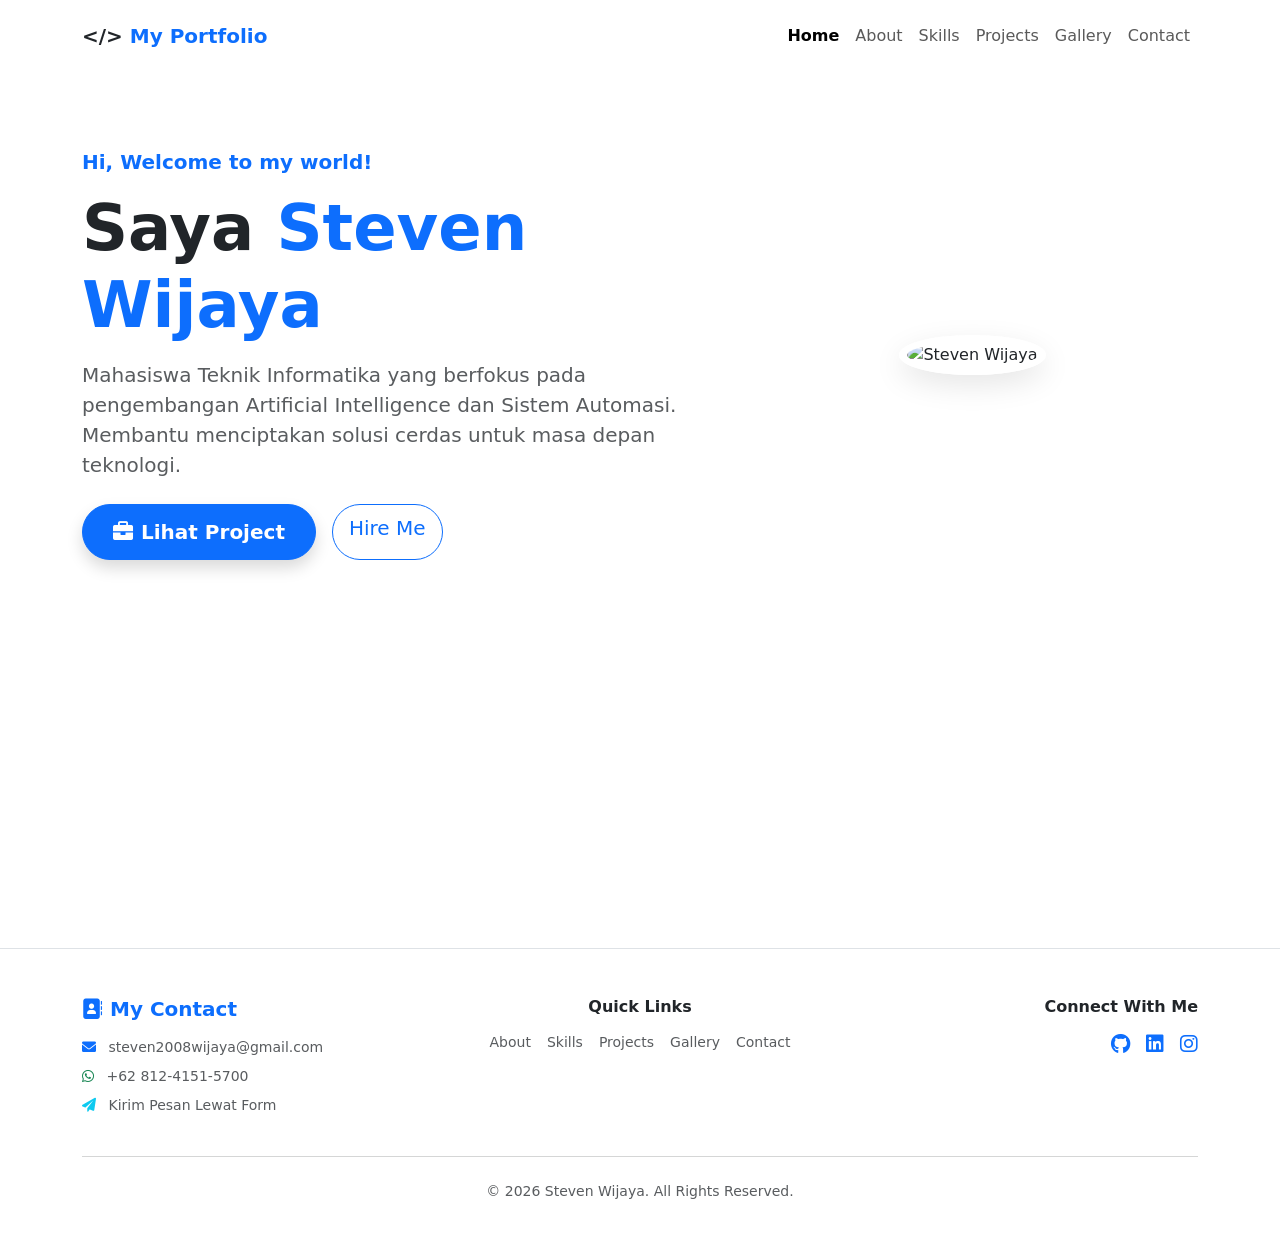
<file: demo/src/main/resources/templates/Index.html>
<!DOCTYPE html>
<html lang="en" xmlns:th="http://www.thymeleaf.org">
<head>
    <meta charset="UTF-8">
    <meta name="viewport" content="width=device-width, initial-scale=1.0">
    <title>Steven Wijaya | Portofolio AI & Automation</title>
    
    <link href="https://cdn.jsdelivr.net/npm/bootstrap@5.3.0/dist/css/bootstrap.min.css" rel="stylesheet">
    <link rel="stylesheet" href="https://cdnjs.cloudflare.com/ajax/libs/font-awesome/6.0.0/css/all.min.css">
    <link rel="preconnect" href="https://fonts.googleapis.com">
    <link rel="preconnect" href="https://fonts.gstatic.com" crossorigin>
    <link href="https://fonts.googleapis.com/css2?family=Inter:wght@300;400;600;700&display=swap" rel="stylesheet">
    
    <link rel="stylesheet" th:href="@{/css/style.css}">

    <style>
        .hero-section {
            padding-top: 150px;
            padding-bottom: 100px;
            min-height: 100vh;
        }
        .profile-img {
            width: 300px;
            height: 300px;
            object-fit: cover;
            border: 8px solid white;
            box-shadow: 0 10px 30px rgba(0,0,0,0.1);
        }
        .btn-primary {
            padding: 12px 30px;
            border-radius: 50px;
            font-weight: 600;
            transition: all 0.3s;
        }
        .btn-primary:hover {
            transform: translateY(-3px);
            box-shadow: 0 5px 15px rgba(13, 110, 253, 0.3);
        }
    </style>
</head>
<body>

    <nav class="navbar navbar-expand-lg navbar-light fixed-top p-3" id="main-nav">
        <div class="container">
            <a class="navbar-brand fw-bold text-primary" th:href="@{/}">
                <span class="text-dark">&lt;/&gt;</span> My Portfolio
            </a>
            <button class="navbar-toggler" type="button" data-bs-toggle="collapse" data-bs-target="#navbarNav">
                <span class="navbar-toggler-icon"></span>
            </button>
            <div class="collapse navbar-collapse justify-content-end" id="navbarNav">
                <ul class="navbar-nav">
                    <li class="nav-item"><a class="nav-link active fw-bold" th:href="@{/}">Home</a></li>
                    <li class="nav-item"><a class="nav-link" th:href="@{/about}">About</a></li>
                    <li class="nav-item"><a class="nav-link" th:href="@{/skills}">Skills</a></li>
                    <li class="nav-item"><a class="nav-link" th:href="@{/projects}">Projects</a></li>
                    <li class="nav-item"><a class="nav-link" th:href="@{/gallery}">Gallery</a></li>
                    <li class="nav-item"><a class="nav-link" th:href="@{/contact}">Contact</a></li>
                </ul>
            </div>
        </div>
    </nav>

    <header class="hero-section">
        <div class="container">
            <div class="row align-items-center">
                <div class="col-lg-7 text-center text-lg-start">
                    <h5 class="text-primary fw-bold mb-3">Hi, Welcome to my world!</h5>
                    <h1 class="display-3 fw-bold mb-3 text-dark">
                        Saya <span class="text-primary">Steven Wijaya</span>
                    </h1>
                    <p class="lead mb-4 text-muted">
                        Mahasiswa Teknik Informatika yang berfokus pada pengembangan 
                        <strong>Artificial Intelligence</strong> dan <strong>Sistem Automasi</strong>. 
                        Membantu menciptakan solusi cerdas untuk masa depan teknologi.
                    </p>
                    <div class="d-flex justify-content-center justify-content-lg-start gap-3">
                        <a th:href="@{/projects}" class="btn btn-primary btn-lg shadow">
                            <i class="fas fa-briefcase me-2"></i>Lihat Project
                        </a>
                        <a th:href="@{/contact}" class="btn btn-outline-primary btn-lg rounded-pill">
                            Hire Me
                        </a>
                    </div>
                </div>
                <div class="col-lg-5 text-center mt-5 mt-lg-0">
                    <img th:src="@{/images/sho.jpg}" alt="Steven Wijaya" class="rounded-circle profile-img animate-fade-in">
                </div>
            </div>
        </div>
    </header>

    <footer class="bg-white border-top mt-5 py-5">
        <div class="container text-center text-md-start">
            <div class="row gy-4">
                <div class="col-md-4">
                    <h5 class="fw-bold mb-3 text-primary"><i class="fas fa-address-book me-2"></i>My Contact</h5>
                    <ul class="list-unstyled text-muted small">
                        <li class="mb-2"><i class="fas fa-envelope me-2 text-primary"></i> <a href="mailto:steven2008wijaya@gmail.com" class="text-decoration-none text-muted">steven2008wijaya@gmail.com</a></li>
                        <li class="mb-2"><i class="fab fa-whatsapp me-2 text-success"></i> <a href="https://wa.me/6281241515700" target="_blank" class="text-decoration-none text-muted">+62 812-4151-5700</a></li>
                        <li class="mb-2"><i class="fas fa-paper-plane me-2 text-info"></i> <a th:href="@{/contact}" class="text-decoration-none text-muted">Kirim Pesan Lewat Form</a></li>
                    </ul>
                </div>
                <div class="col-md-4 text-md-center">
                    <h6 class="fw-bold mb-3">Quick Links</h6>
                    <div class="d-flex flex-column flex-md-row justify-content-center gap-3">
                        <a th:href="@{/about}" class="text-decoration-none text-muted small">About</a>
                        <a th:href="@{/skills}" class="text-decoration-none text-muted small">Skills</a>
                        <a th:href="@{/project}" class="text-decoration-none text-muted small">Projects</a>
                        <a th:href="@{/gallery}" class="text-decoration-none text-muted small">Gallery</a>
                        <a th:href="@{/contact}" class="text-decoration-none text-muted small">Contact</a>
                    </div>
                </div>
                <div class="col-md-4 text-md-end">
                    <h6 class="fw-bold mb-3">Connect With Me</h6>
                    <div class="d-flex justify-content-md-end gap-3 text-primary">
                        <a href="https://github.com/StevenWijaya-2008" target="_blank" class="text-primary"><i class="fab fa-github fa-lg"></i></a>
                        <a href="https://www.linkedin.com/in/steven-wijaya-649a02406" target="_blank" class="text-primary"><i class="fab fa-linkedin fa-lg"></i></a>
                        <a href="https://instagram.com/vennn08" target="_blank" class="text-primary"><i class="fab fa-instagram fa-lg"></i></a>
                    </div>
                </div>
            </div>
            <hr class="my-4 text-muted opacity-25">
            <div class="text-center">
                <p class="small text-muted mb-0">© 2026 Steven Wijaya. All Rights Reserved.</p>
            </div>
        </div>
    </footer>

    <script src="https://cdn.jsdelivr.net/npm/bootstrap@5.3.0/dist/js/bootstrap.bundle.min.js"></script>
</body>
</html>
</file>
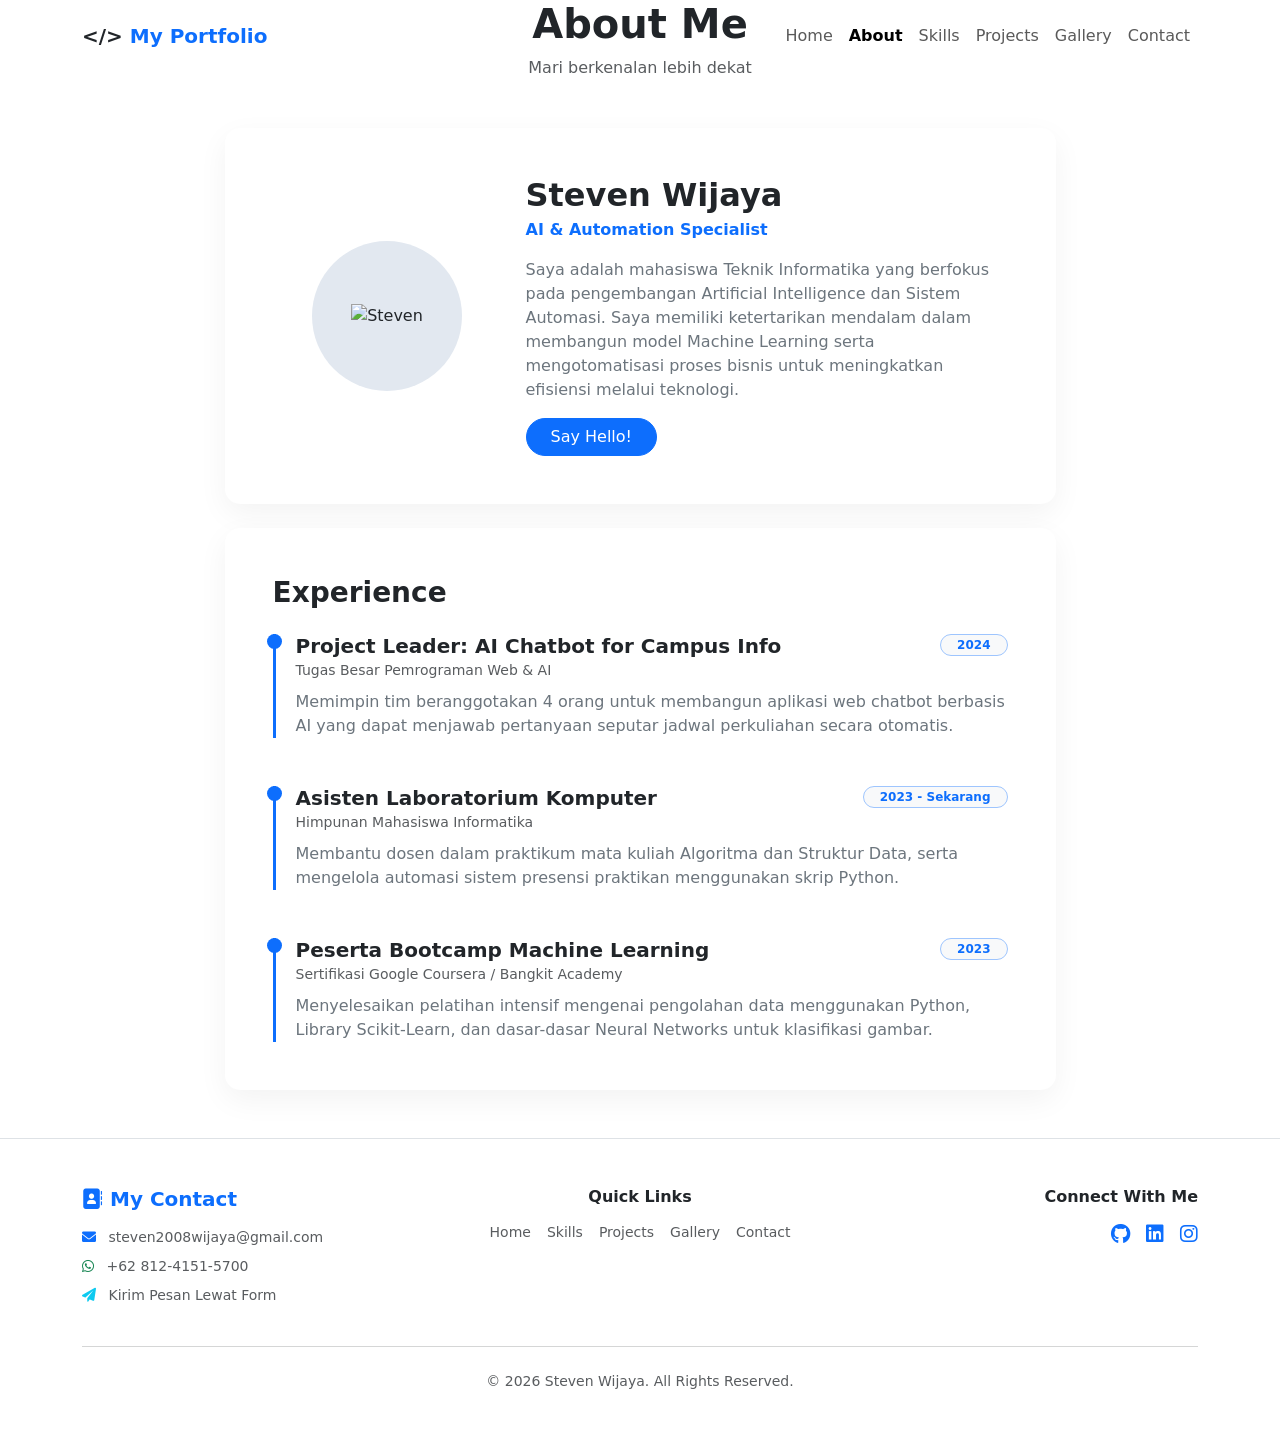
<file: demo/src/main/resources/templates/About.html>
<!DOCTYPE html>
<html lang="en" xmlns:th="http://www.thymeleaf.org">
<head>
    <meta charset="UTF-8">
    <meta name="viewport" content="width=device-width, initial-scale=1.0">
    <title>About Me - Portofolio</title>
    <link href="https://cdn.jsdelivr.net/npm/bootstrap@5.3.0/dist/css/bootstrap.min.css" rel="stylesheet">
    <link href="https://fonts.googleapis.com/css2?family=Inter:wght@300;400;600;700&display=swap" rel="stylesheet">
    <link rel="stylesheet" href="https://cdnjs.cloudflare.com/ajax/libs/font-awesome/6.0.0/css/all.min.css">
    
    <link rel="stylesheet" th:href="@{/css/style.css}">
    
    <style>
        .profile-card, .experience-card {
            border: none;
            border-radius: 15px;
            box-shadow: 0 10px 30px rgba(0,0,0,0.05);
            background: #ffffff;
        }
        .profile-img-container {
            width: 150px;
            height: 150px;
            background-color: #e2e8f0;
            border-radius: 50%;
            display: flex;
            align-items: center;
            justify-content: center;
            margin: 0 auto;
            overflow: hidden; 
        }
        .experience-item {
            border-left: 3px solid #0d6efd;
            padding-left: 20px;
            position: relative;
        }
        .experience-item::before {
            content: '';
            position: absolute;
            left: -9px;
            top: 0;
            width: 15px;
            height: 15px;
            background-color: #0d6efd;
            border-radius: 50%;
        }
    </style>
</head>

<body>
    <nav class="navbar navbar-expand-lg navbar-light fixed-top p-3" id="main-nav">
        <div class="container">
            <a class="navbar-brand fw-bold text-primary" th:href="@{/}">
                <span class="text-dark">&lt;/&gt;</span> My Portfolio
            </a>

            <button class="navbar-toggler" type="button" data-bs-toggle="collapse" data-bs-target="#navbarNav">
                <span class="navbar-toggler-icon"></span>
            </button>

            <div class="collapse navbar-collapse justify-content-end" id="navbarNav">
                <ul class="navbar-nav">
                    <li class="nav-item"><a class="nav-link" th:href="@{/}">Home</a></li>
                    <li class="nav-item"><a class="nav-link active fw-bold" th:href="@{/about}">About</a></li>
                    <li class="nav-item"><a class="nav-link" th:href="@{/skills}">Skills</a></li>
                    <li class="nav-item"><a class="nav-link" th:href="@{/projects}">Projects</a></li>
                    <li class="nav-item"><a class="nav-link" th:href="@{/gallery}">Gallery</a></li>
                    <li class="nav-item"><a class="nav-link" th:href="@{/contact}">Contact</a></li>
                </ul>
            </div>
        </div>
    </nav>

    <main class="container">
        <div class="text-center mb-5">
            <h1 class="fw-bold">About Me</h1>
            <p class="text-muted">Mari berkenalan lebih dekat</p>
        </div>

        <div class="row justify-content-center">
            <div class="col-lg-9">
                
                <div class="card profile-card p-4 p-md-5 mb-4">
                    <div class="row align-items-center text-center text-md-start">
                        <div class="col-md-4 mb-4 mb-md-0">
                            <div class="profile-img-container">
                                <img th:src="@{/images/sho.jpg}" class="img-fluid" alt="Steven">
                            </div>
                        </div>
                        <div class="col-md-8">
                            <h2 class="fw-bold mb-1">Steven Wijaya</h2>
                            <p class="text-primary fw-semibold mb-3">AI & Automation Specialist</p>
                            <p class="text-secondary leading-relaxed">
                                Saya adalah mahasiswa Teknik Informatika yang berfokus pada pengembangan Artificial Intelligence dan Sistem Automasi. 
                                Saya memiliki ketertarikan mendalam dalam membangun model Machine Learning serta mengotomatisasi proses bisnis untuk meningkatkan efisiensi melalui teknologi.
                            </p>
                            <button class="btn btn-primary rounded-pill px-4" onclick="showHelloAlert()">
                                Say Hello!
                            </button>
                        </div>
                    </div>
                </div>

                <div class="card experience-card p-4 p-md-5">
                    <h3 class="fw-bold mb-4">Experience</h3>
                    
                    <div class="experience-list">
                        <div class="experience-item mb-5">
                            <div class="d-flex justify-content-between align-items-start mb-2">
                                <div>
                                    <h5 class="fw-bold mb-0">Project Leader: AI Chatbot for Campus Info</h5>
                                    <span class="text-muted small">Tugas Besar Pemrograman Web & AI</span>
                                </div>
                                <span class="badge bg-light text-primary border border-primary-subtle rounded-pill px-3">2024</span>
                            </div>
                            <p class="text-secondary mb-0">Memimpin tim beranggotakan 4 orang untuk membangun aplikasi web chatbot berbasis AI yang dapat menjawab pertanyaan seputar jadwal perkuliahan secara otomatis.</p>
                        </div>

                        <div class="experience-item mb-5">
                            <div class="d-flex justify-content-between align-items-start mb-2">
                                <div>
                                    <h5 class="fw-bold mb-0">Asisten Laboratorium Komputer</h5>
                                    <span class="text-muted small">Himpunan Mahasiswa Informatika</span>
                                </div>
                                <span class="badge bg-light text-primary border border-primary-subtle rounded-pill px-3">2023 - Sekarang</span>
                            </div>
                            <p class="text-secondary mb-0">Membantu dosen dalam praktikum mata kuliah Algoritma dan Struktur Data, serta mengelola automasi sistem presensi praktikan menggunakan skrip Python.</p>
                        </div>

                        <div class="experience-item">
                            <div class="d-flex justify-content-between align-items-start mb-2">
                                <div>
                                    <h5 class="fw-bold mb-0">Peserta Bootcamp Machine Learning</h5>
                                    <span class="text-muted small">Sertifikasi Google Coursera / Bangkit Academy</span>
                                </div>
                                <span class="badge bg-light text-primary border border-primary-subtle rounded-pill px-3">2023</span>
                            </div>
                            <p class="text-secondary mb-0">Menyelesaikan pelatihan intensif mengenai pengolahan data menggunakan Python, Library Scikit-Learn, dan dasar-dasar Neural Networks untuk klasifikasi gambar.</p>
                        </div>
                    </div>
                </div>

            </div>
        </div>
    </main>

    <footer class="bg-white border-top mt-5 py-5">
        <div class="container text-center text-md-start">
            <div class="row gy-4">
                <div class="col-md-4">
                    <h5 class="fw-bold mb-3 text-primary"><i class="fas fa-address-book me-2"></i>My Contact</h5>
                    <ul class="list-unstyled text-muted small">
                        <li class="mb-2"><i class="fas fa-envelope me-2 text-primary"></i> <a href="mailto:steven2008wijaya@gmail.com" class="text-decoration-none text-muted">steven2008wijaya@gmail.com</a></li>
                        <li class="mb-2"><i class="fab fa-whatsapp me-2 text-success"></i> <a href="https://wa.me/6281241515700" target="_blank" class="text-decoration-none text-muted">+62 812-4151-5700</a></li>
                        <li class="mb-2"><i class="fas fa-paper-plane me-2 text-info"></i> <a th:href="@{/contact}" class="text-decoration-none text-muted">Kirim Pesan Lewat Form</a></li>
                    </ul>
                </div>
                <div class="col-md-4 text-md-center">
                    <h6 class="fw-bold mb-3">Quick Links</h6>
                    <div class="d-flex flex-column flex-md-row justify-content-center gap-3">
                        <a th:href="@{/home}" class="text-decoration-none text-muted small">Home</a>
                        <a th:href="@{/skills}" class="text-decoration-none text-muted small">Skills</a>
                        <a th:href="@{/project}" class="text-decoration-none text-muted small">Projects</a>
                        <a th:href="@{/gallery}" class="text-decoration-none text-muted small">Gallery</a>
                        <a th:href="@{/contact}" class="text-decoration-none text-muted small">Contact</a>
                    </div>
                </div>
                <div class="col-md-4 text-md-end">
                    <h6 class="fw-bold mb-3">Connect With Me</h6>
                    <div class="d-flex justify-content-md-end gap-3 text-primary">
                        <a href="https://github.com/StevenWijaya-2008" target="_blank" class="text-primary"><i class="fab fa-github fa-lg"></i></a>
                        <a href="https://www.linkedin.com/in/steven-wijaya-649a02406" target="_blank" class="text-primary"><i class="fab fa-linkedin fa-lg"></i></a>
                        <a href="https://instagram.com/vennn08" target="_blank" class="text-primary"><i class="fab fa-instagram fa-lg"></i></a>
                    </div>
                </div>
            </div>
            <hr class="my-4 text-muted opacity-25">
            <div class="text-center">
                <p class="small text-muted mb-0">© 2026 Steven Wijaya. All Rights Reserved.</p>
            </div>
        </div>
    </footer>

    <script src="https://cdn.jsdelivr.net/npm/bootstrap@5.3.0/dist/js/bootstrap.bundle.min.js"></script>
    <script>
        function showHelloAlert() {
            alert("Halo! Senang Anda berkunjung ke profil saya. Mari berkolaborasi!");
        }
    </script>
</body>
</html>
</file>
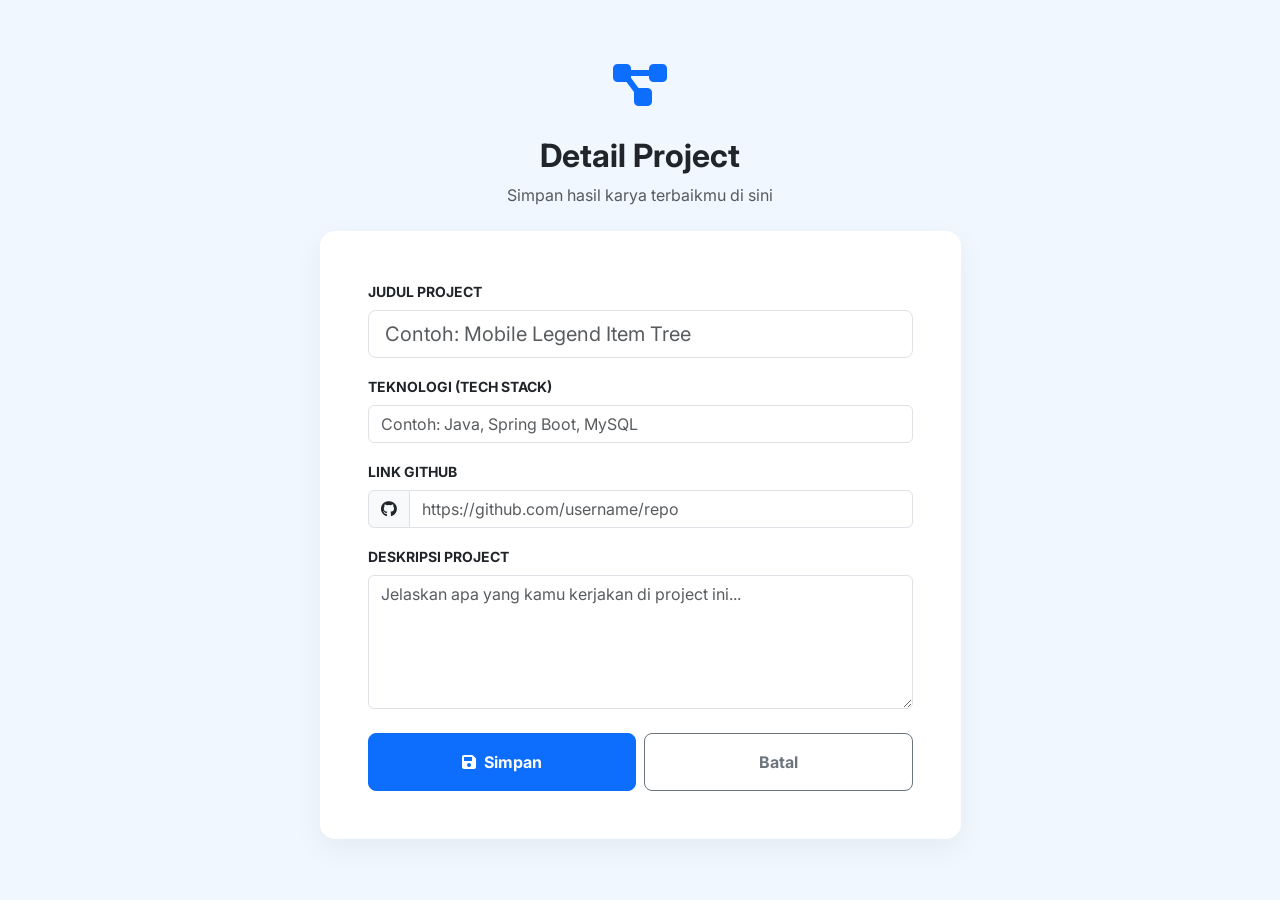
<file: demo/src/main/resources/templates/add-project.html>
<!DOCTYPE html>
<html lang="en" xmlns:th="http://www.thymeleaf.org">
<head>
    <meta charset="UTF-8">
    <meta name="viewport" content="width=device-width, initial-scale=1.0">
    <title>Manage Project - Portofolio Steven Wijaya</title>
    <link href="https://cdn.jsdelivr.net/npm/bootstrap@5.3.0/dist/css/bootstrap.min.css" rel="stylesheet">
    <link href="https://fonts.googleapis.com/css2?family=Inter:wght@400;600;700&display=swap" rel="stylesheet">
    <link rel="stylesheet" href="https://cdnjs.cloudflare.com/ajax/libs/font-awesome/6.0.0/css/all.min.css">
    <style>
        body { 
            font-family: 'Inter', sans-serif; 
            background-color: #f0f7ff; 
            padding-top: 50px; 
        }
        .form-card { 
            border: none; 
            border-radius: 15px; 
            background: white; 
            box-shadow: 0 10px 30px rgba(0,0,0,0.05); 
        }
        .icon-header {
            font-size: 3rem;
            color: #0d6efd;
            margin-bottom: 15px;
        }
    </style>
</head>
<body>

<div class="container mb-5">
    <div class="row justify-content-center">
        <div class="col-md-7">
            <div class="text-center mb-4">
                <div class="icon-header">
                    <i class="fas fa-project-diagram"></i>
                </div>
                <h2 class="fw-bold text-dark">Detail Project</h2>
                <p class="text-muted">Simpan hasil karya terbaikmu di sini</p>
            </div>
            
            <div class="card form-card p-4 p-md-5">
                <form th:action="@{/projects/save}" th:object="${project}" method="post">
                    
                    <input type="hidden" th:field="*{id}">

                    <div class="mb-3">
                        <label for="title" class="form-label fw-bold small text-uppercase">Judul Project</label>
                        <input type="text" th:field="*{title}" class="form-control form-control-lg" id="title" placeholder="Contoh: Mobile Legend Item Tree" required>
                    </div>

                    <div class="mb-3">
                        <label for="techStack" class="form-label fw-bold small text-uppercase">Teknologi (Tech Stack)</label>
                        <input type="text" th:field="*{techStack}" class="form-control" id="techStack" placeholder="Contoh: Java, Spring Boot, MySQL" required>
                    </div>

                    <div class="mb-3">
                        <label for="githubLink" class="form-label fw-bold small text-uppercase">Link GitHub</label>
                        <div class="input-group">
                            <span class="input-group-text"><i class="fab fa-github"></i></span>
                            <input type="url" th:field="*{githubLink}" class="form-control" id="githubLink" placeholder="https://github.com/username/repo">
                        </div>
                    </div>

                    <div class="mb-4">
                        <label for="description" class="form-label fw-bold small text-uppercase">Deskripsi Project</label>
                        <textarea th:field="*{description}" class="form-control" id="description" rows="5" placeholder="Jelaskan apa yang kamu kerjakan di project ini..." required></textarea>
                    </div>

                    <div class="row g-2">
                        <div class="col-6">
                            <button type="submit" class="btn btn-primary w-100 fw-bold py-3 rounded-3">
                                <i class="fas fa-save me-2"></i>Simpan
                            </button>
                        </div>
                        <div class="col-6">
                            <a th:href="@{/projects}" class="btn btn-outline-secondary w-100 fw-bold py-3 rounded-3">
                                Batal
                            </a>
                        </div>
                    </div>
                </form>
            </div>
        </div>
    </div>
</div>

<script src="https://cdn.jsdelivr.net/npm/bootstrap@5.3.0/dist/js/bootstrap.bundle.min.js"></script>
</body>
</html>
</file>
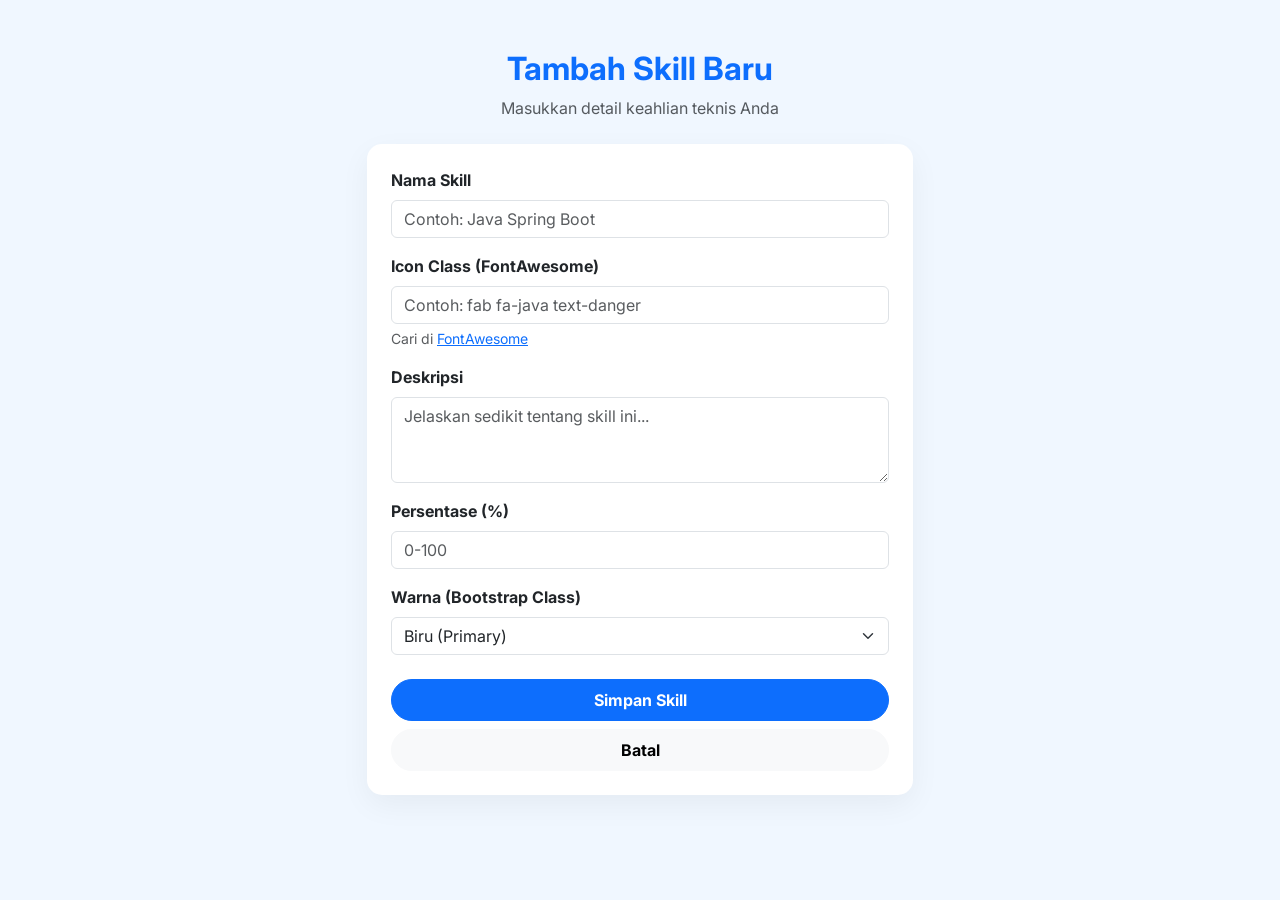
<file: demo/src/main/resources/templates/add-skill.html>
<!DOCTYPE html>
<html lang="en" xmlns:th="http://www.thymeleaf.org">
<head>
    <meta charset="UTF-8">
    <meta name="viewport" content="width=device-width, initial-scale=1.0">
    <title>Tambah Skill - Portofolio Steven Wijaya</title>
    <link href="https://cdn.jsdelivr.net/npm/bootstrap@5.3.0/dist/css/bootstrap.min.css" rel="stylesheet">
    <link href="https://fonts.googleapis.com/css2?family=Inter:wght@400;600;700&display=swap" rel="stylesheet">
    <link rel="stylesheet" href="https://cdnjs.cloudflare.com/ajax/libs/font-awesome/6.0.0/css/all.min.css">
    <style>
        body { font-family: 'Inter', sans-serif; background-color: #f0f7ff; padding-top: 50px; }
        .form-card { border: none; border-radius: 15px; background: white; box-shadow: 0 10px 30px rgba(0,0,0,0.05); }
    </style>
</head>
<body>

<div class="container">
    <div class="row justify-content-center">
        <div class="col-md-6">
            <div class="text-center mb-4">
                <h2 class="fw-bold text-primary">Tambah Skill Baru</h2>
                <p class="text-muted">Masukkan detail keahlian teknis Anda</p>
            </div>
            
            <div class="card form-card p-4">
                <form th:action="@{/skills/save}" th:object="${skill}" method="post">
                    <input type="hidden" th:field="*{id}">
                    
                    <div class="mb-3">
                        <label for="name" class="form-label fw-bold">Nama Skill</label>
                        <input type="text" th:field="*{nama}" class="form-control" id="name" placeholder="Contoh: Java Spring Boot" required>
                    </div>

                    <div class="mb-3">
                        <label for="iconClass" class="form-label fw-bold">Icon Class (FontAwesome)</label>
                        <input type="text" th:field="*{iconClass}" class="form-control" id="iconClass" placeholder="Contoh: fab fa-java text-danger" required>
                        <div class="form-text">Cari di <a href="https://fontawesome.com/icons" target="_blank">FontAwesome</a></div>
                    </div>

                    <div class="mb-3">
                        <label for="description" class="form-label fw-bold">Deskripsi</label>
                        <textarea th:field="*{deskripsi}" class="form-control" id="description" rows="3" placeholder="Jelaskan sedikit tentang skill ini..."></textarea>
                    </div>

                    <div class="mb-3">
                        <label for="percentage" class="form-label fw-bold">Persentase (%)</label>
                        <input type="number" th:field="*{persentase}" class="form-control" id="percentage" min="0" max="100" placeholder="0-100" required>
                    </div>

                    <div class="mb-4">
                        <label for="colorClass" class="form-label fw-bold">Warna (Bootstrap Class)</label>
                        <select th:field="*{colorClass}" class="form-select" id="colorClass">
                            <option value="bg-primary text-primary">Biru (Primary)</option>
                            <option value="bg-success text-success">Hijau (Success)</option>
                            <option value="bg-info text-info">Cyan (Info)</option>
                            <option value="bg-warning text-warning">Kuning (Warning)</option>
                            <option value="bg-danger text-danger">Merah (Danger)</option>
                        </select>
                    </div>

                    <div class="d-grid gap-2">
                        <button type="submit" class="btn btn-primary fw-bold py-2 rounded-pill">Simpan Skill</button>
                        <a th:href="@{/skills}" class="btn btn-light fw-bold py-2 rounded-pill">Batal</a>
                    </div>
                </form>
            </div>
        </div>
    </div>
</div>

<script src="https://cdn.jsdelivr.net/npm/bootstrap@5.3.0/dist/js/bootstrap.bundle.min.js"></script>
</body>
</html>
</file>
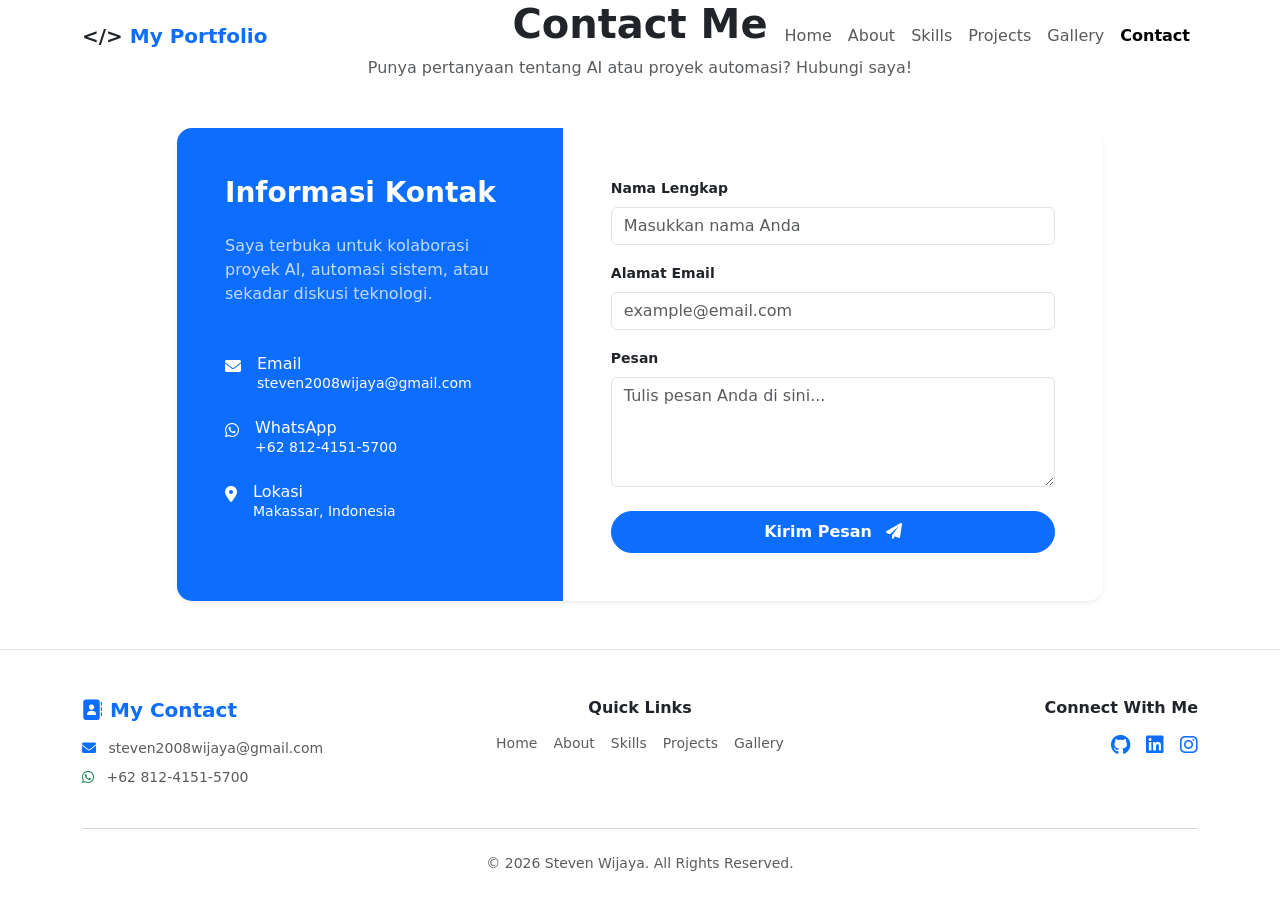
<file: demo/src/main/resources/templates/Contact.html>
<!DOCTYPE html>
<html lang="en" xmlns:th="http://www.thymeleaf.org">
<head>
    <meta charset="UTF-8">
    <meta name="viewport" content="width=device-width, initial-scale=1.0">
    <title>Contact - Portofolio Steven Wijaya</title>
    <link href="https://cdn.jsdelivr.net/npm/bootstrap@5.3.0/dist/css/bootstrap.min.css" rel="stylesheet">
    <link href="https://fonts.googleapis.com/css2?family=Inter:wght@300;400;600;700&display=swap" rel="stylesheet">
    <link rel="stylesheet" href="https://cdnjs.cloudflare.com/ajax/libs/font-awesome/6.0.0/css/all.min.css">
    
    <link rel="stylesheet" th:href="@{/css/style.css}">
    
    <style>
        .contact-card {
            border: none;
            border-radius: 15px;
            background: white;
            overflow: hidden;
        }
        .info-icon {
            width: 50px;
            height: 50px;
            background-color: #eef6ff;
            color: #0d6efd;
            border-radius: 10px;
            display: flex;
            align-items: center;
            justify-content: center;
            margin-bottom: 15px;
        }
    </style>
</head>
<body>

    <nav class="navbar navbar-expand-lg navbar-light fixed-top p-3" id="main-nav">
        <div class="container">
            <a class="navbar-brand fw-bold text-primary" th:href="@{/}">
                <span class="text-dark">&lt;/&gt;</span> My Portfolio
            </a>
            <button class="navbar-toggler" type="button" data-bs-toggle="collapse" data-bs-target="#navbarNav">
                <span class="navbar-toggler-icon"></span>
            </button>
            <div class="collapse navbar-collapse justify-content-end" id="navbarNav">
                <ul class="navbar-nav">
                    <li class="nav-item"><a class="nav-link" th:href="@{/}">Home</a></li>
                    <li class="nav-item"><a class="nav-link" th:href="@{/about}">About</a></li>
                    <li class="nav-item"><a class="nav-link" th:href="@{/skills}">Skills</a></li>
                    <li class="nav-item"><a class="nav-link" th:href="@{/projects}">Projects</a></li>
                    <li class="nav-item"><a class="nav-link" th:href="@{/gallery}">Gallery</a></li>
                    <li class="nav-item"><a class="nav-link active fw-bold" th:href="@{/contact}">Contact</a></li>
                </ul>
            </div>
        </div>
    </nav>

    <main class="container">
        <div class="text-center mb-5">
            <h1 class="fw-bold">Contact Me</h1>
            <p class="text-muted">Punya pertanyaan tentang AI atau proyek automasi? Hubungi saya!</p>
        </div>

        <div class="row justify-content-center">
            <div class="col-lg-10">
                <div class="card contact-card shadow-sm">
                    <div class="row g-0">
                        <div class="col-md-5 bg-primary p-4 p-md-5 text-white">
                            <h3 class="fw-bold mb-4">Informasi Kontak</h3>
                            <p class="mb-5 opacity-75">Saya terbuka untuk kolaborasi proyek AI, automasi sistem, atau sekadar diskusi teknologi.</p>
                            
                            <div class="d-flex mb-4">
                                <i class="fas fa-envelope mt-1 me-3"></i>
                                <div>
                                    <h6 class="mb-0">Email</h6>
                                    <p class="small mb-0">steven2008wijaya@gmail.com</p>
                                </div>
                            </div>
                            <div class="d-flex mb-4">
                                <i class="fab fa-whatsapp mt-1 me-3"></i>
                                <div>
                                    <h6 class="mb-0">WhatsApp</h6>
                                    <p class="small mb-0">+62 812-4151-5700</p>
                                </div>
                            </div>
                            <div class="d-flex">
                                <i class="fas fa-location-dot mt-1 me-3"></i>
                                <div>
                                    <h6 class="mb-0">Lokasi</h6>
                                    <p class="small mb-0">Makassar, Indonesia</p>
                                </div>
                            </div>
                        </div>

                        <div class="col-md-7 p-4 p-md-5">
                            <form id="contactForm" th:action="@{/contact/send}" method="post" onsubmit="validateForm(event)">
                                <div class="mb-3">
                                    <label for="name" class="form-label small fw-bold">Nama Lengkap</label>
                                    <input type="text" name="name" class="form-control shadow-none" id="name" placeholder="Masukkan nama Anda">
                                </div>
                                <div class="mb-3">
                                    <label for="email" class="form-label small fw-bold">Alamat Email</label>
                                    <input type="email" name="email" class="form-control shadow-none" id="email" placeholder="example@email.com">
                                </div>
                                <div class="mb-4">
                                    <label for="message" class="form-label small fw-bold">Pesan</label>
                                    <textarea name="message" class="form-control shadow-none" id="message" rows="4" placeholder="Tulis pesan Anda di sini..."></textarea>
                                </div>
                                <button type="submit" class="btn btn-primary w-100 py-2 rounded-pill fw-bold">
                                    Kirim Pesan <i class="fas fa-paper-plane ms-2"></i>
                                </button>
                            </form>
                        </div>
                    </div>
                </div>
            </div>
        </div>
    </main>

    <footer class="bg-white border-top mt-5 py-5">
        <div class="container text-center text-md-start">
            <div class="row gy-4">
                <div class="col-md-4">
                    <h5 class="fw-bold mb-3 text-primary"><i class="fas fa-address-book me-2"></i>My Contact</h5>
                    <ul class="list-unstyled text-muted small">
                        <li class="mb-2"><i class="fas fa-envelope me-2 text-primary"></i> <a href="mailto:steven2008wijaya@gmail.com" class="text-decoration-none text-muted">steven2008wijaya@gmail.com</a></li>
                        <li class="mb-2"><i class="fab fa-whatsapp me-2 text-success"></i> <a href="https://wa.me/6281241515700" target="_blank" class="text-decoration-none text-muted">+62 812-4151-5700</a></li>
                    </ul>
                </div>
                <div class="col-md-4 text-md-center">
                    <h6 class="fw-bold mb-3">Quick Links</h6>
                    <div class="d-flex flex-column flex-md-row justify-content-center gap-3">
                        <a th:href="@{/home}" class="text-decoration-none text-muted small">Home</a>
                        <a th:href="@{/about}" class="text-decoration-none text-muted small">About</a>
                        <a th:href="@{/skills}" class="text-decoration-none text-muted small">Skills</a>
                        <a th:href="@{/project}" class="text-decoration-none text-muted small">Projects</a>
                        <a th:href="@{/gallery}" class="text-decoration-none text-muted small">Gallery</a>
                    </div>
                </div>
                <div class="col-md-4 text-md-end">
                    <h6 class="fw-bold mb-3">Connect With Me</h6>
                    <div class="d-flex justify-content-md-end gap-3 text-primary">
                        <a href="https://github.com/StevenWijaya-2008" target="_blank" class="text-primary"><i class="fab fa-github fa-lg"></i></a>
                        <a href="https://www.linkedin.com/in/steven-wijaya-649a02406" target="_blank" class="text-primary"><i class="fab fa-linkedin fa-lg"></i></a>
                        <a href="https://instagram.com/vennn08" target="_blank" class="text-primary"><i class="fab fa-instagram fa-lg"></i></a>
                    </div>
                </div>
            </div>
            <hr class="my-4 text-muted opacity-25">
            <div class="text-center">
                <p class="small text-muted mb-0">© 2026 Steven Wijaya. All Rights Reserved.</p>
            </div>
        </div>
    </footer>

    <script src="https://cdn.jsdelivr.net/npm/bootstrap@5.3.0/dist/js/bootstrap.bundle.min.js"></script>
    <script th:src="@{/js/script.js}"></script>
    <script th:inline="javascript">
        function validateForm(event) {
            // Untuk sementara kita biarkan preventDefault agar alert muncul 
            // Namun jika sudah ada backend, hapus event.preventDefault() agar data terkirim
            
            const name = document.getElementById('name').value;
            const email = document.getElementById('email').value;
            const message = document.getElementById('message').value;

            if (name === "" || email === "" || message === "") {
                alert("Semua kolom harus diisi ya.");
                event.preventDefault();
                return false;
            }

            if (!email.includes("@")) {
                alert("Mohon masukkan alamat email yang valid.");
                event.preventDefault();
                return false;
            }

            alert("Terima kasih, " + name + "! Pesan Anda sedang diproses.");
            return true;
        }
    </script>
</body>
</html>
</file>
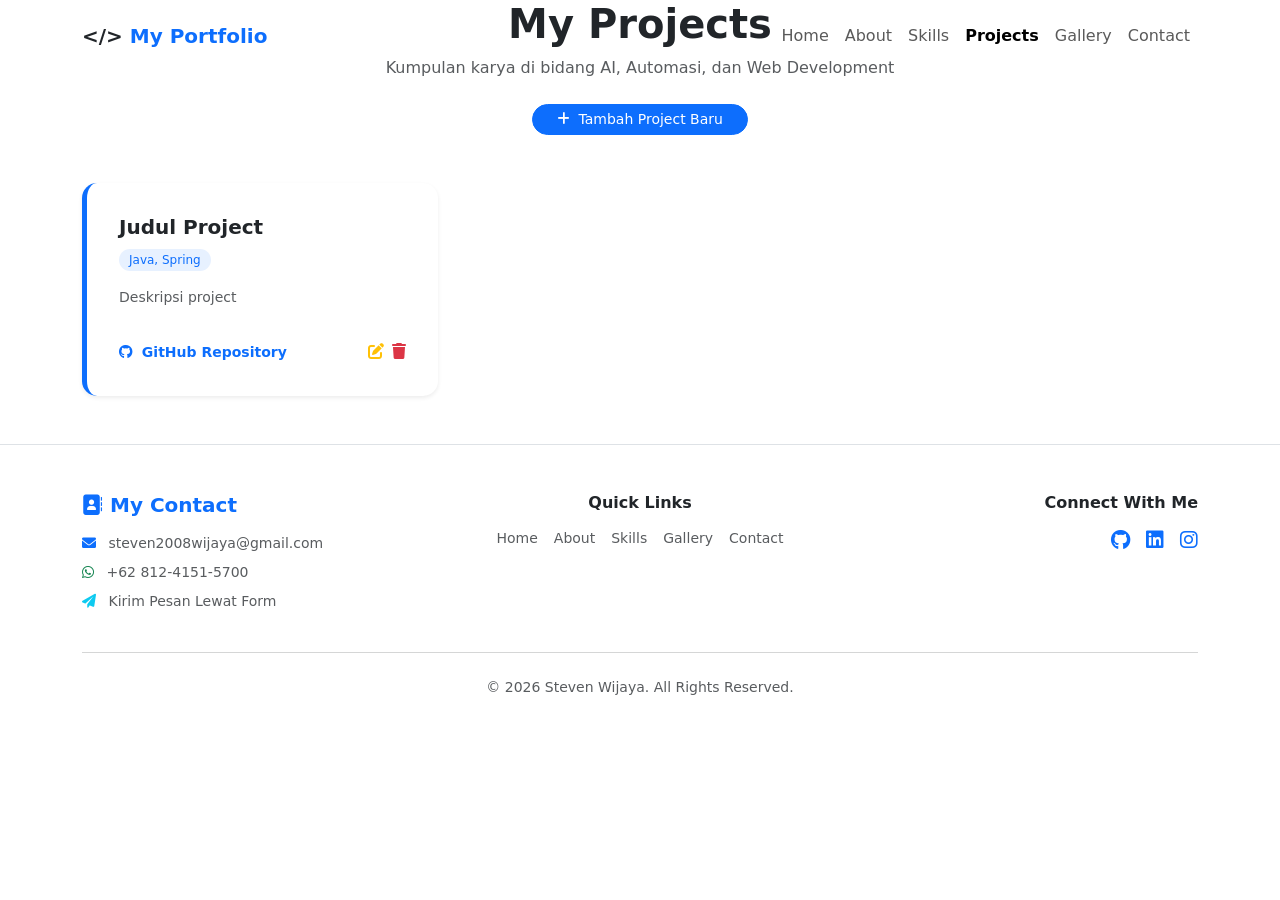
<file: demo/src/main/resources/templates/Project.html>
<!DOCTYPE html>
<html lang="en" xmlns:th="http://www.thymeleaf.org">
<head>
    <meta charset="UTF-8">
    <meta name="viewport" content="width=device-width, initial-scale=1.0">
    <title>Projects - Portofolio Steven Wijaya</title>
    <link href="https://cdn.jsdelivr.net/npm/bootstrap@5.3.0/dist/css/bootstrap.min.css" rel="stylesheet">
    <link href="https://fonts.googleapis.com/css2?family=Inter:wght@300;400;600;700&display=swap" rel="stylesheet">
    <link rel="stylesheet" href="https://cdnjs.cloudflare.com/ajax/libs/font-awesome/6.0.0/css/all.min.css">
    <link rel="stylesheet" th:href="@{/css/style.css}">
    <style>
        .project-card {
            border: none;
            border-radius: 15px;
            transition: all 0.3s ease;
            border-left: 5px solid #0d6efd;
        }
        .project-card:hover {
            transform: translateY(-5px);
            box-shadow: 0 10px 20px rgba(0,0,0,0.08) !important;
        }
        .tech-badge {
            font-size: 0.75rem;
            background-color: #e7f1ff;
            color: #0d6efd;
            padding: 4px 10px;
            border-radius: 50px;
            margin-right: 5px;
        }
    </style>
</head>

<body>
    <nav class="navbar navbar-expand-lg navbar-light fixed-top p-3">
        <div class="container">
            <a class="navbar-brand fw-bold text-primary" th:href="@{/}">
                <span class="text-dark">&lt;/&gt;</span> My Portfolio
            </a>
            <div class="collapse navbar-collapse justify-content-end" id="navbarNav">
                <ul class="navbar-nav">
                    <li class="nav-item"><a class="nav-link" th:href="@{/}">Home</a></li>
                    <li class="nav-item"><a class="nav-link" th:href="@{/about}">About</a></li>
                    <li class="nav-item"><a class="nav-link" th:href="@{/skills}">Skills</a></li>
                    <li class="nav-item"><a class="nav-link active fw-bold" th:href="@{/projects}">Projects</a></li>
                    <li class="nav-item"><a class="nav-link" th:href="@{/gallery}">Gallery</a></li>
                    <li class="nav-item"><a class="nav-link" th:href="@{/contact}">Contact</a></li>
                </ul>
            </div>
        </div>
    </nav>

    <main class="container">
        <div class="text-center mb-5">
            <h1 class="fw-bold">My Projects</h1>
            <p class="text-muted">Kumpulan karya di bidang AI, Automasi, dan Web Development</p>
            <a th:href="@{/projects/add}" class="btn btn-primary btn-sm rounded-pill px-4 mt-2">
                <i class="fas fa-plus me-1"></i> Tambah Project Baru
            </a>
        </div>

        <div class="row g-4">
            <div class="col-md-6 col-lg-4" th:each="p : ${listProjects}">
                <div class="card project-card h-100 shadow-sm p-3">
                    <div class="card-body d-flex flex-column">
                        <h5 class="card-title fw-bold text-dark" th:text="${p.title}">Judul Project</h5>
                        
                        <div class="mb-3">
                            <span class="tech-badge" th:text="${p.techStack}">Java, Spring</span>
                        </div>
                        
                        <p class="card-text text-muted small flex-grow-1" th:text="${p.description}">
                            Deskripsi project
                        </p>
                        
                        <div class="mt-3 d-flex justify-content-between align-items-center">
                            <a th:href="${p.githubLink}" target="_blank" class="text-decoration-none small fw-bold">
                                <i class="fab fa-github me-1"></i> GitHub Repository
                            </a>
                            <div class="d-flex gap-2">
                                <a th:href="@{/projects/edit/{id}(id=${p.id})}" class="text-warning"><i class="fas fa-edit"></i></a>
                                <a th:href="@{/projects/delete/{id}(id=${p.id})}" class="text-danger" 
                                   onclick="return confirm('Hapus project ini?')"><i class="fas fa-trash"></i></a>
                            </div>
                        </div>
                    </div>
                </div>
            </div>
        </div>
    </main>

    <footer class="bg-white border-top mt-5 py-5">
        <div class="container text-center text-md-start">
            <div class="row gy-4">
                <div class="col-md-4">
                    <h5 class="fw-bold mb-3 text-primary"><i class="fas fa-address-book me-2"></i>My Contact</h5>
                    <ul class="list-unstyled text-muted small">
                        <li class="mb-2"><i class="fas fa-envelope me-2 text-primary"></i> <a href="mailto:steven2008wijaya@gmail.com" class="text-decoration-none text-muted">steven2008wijaya@gmail.com</a></li>
                        <li class="mb-2"><i class="fab fa-whatsapp me-2 text-success"></i> <a href="https://wa.me/6281241515700" target="_blank" class="text-decoration-none text-muted">+62 812-4151-5700</a></li>
                        <li class="mb-2"><i class="fas fa-paper-plane me-2 text-info"></i> <a th:href="@{/contact}" class="text-decoration-none text-muted">Kirim Pesan Lewat Form</a></li>
                    </ul>
                </div>
                <div class="col-md-4 text-md-center">
                    <h6 class="fw-bold mb-3">Quick Links</h6>
                    <div class="d-flex flex-column flex-md-row justify-content-center gap-3">
                        <a th:href="@{/home}" class="text-decoration-none text-muted small">Home</a>
                        <a th:href="@{/about}" class="text-decoration-none text-muted small">About</a>
                        <a th:href="@{/skills}" class="text-decoration-none text-muted small">Skills</a>
                        <a th:href="@{/gallery}" class="text-decoration-none text-muted small">Gallery</a>
                        <a th:href="@{/contact}" class="text-decoration-none text-muted small">Contact</a>
                    </div>
                </div>
                <div class="col-md-4 text-md-end">
                    <h6 class="fw-bold mb-3">Connect With Me</h6>
                    <div class="d-flex justify-content-md-end gap-3 text-primary">
                        <a href="https://github.com/StevenWijaya-2008" target="_blank" class="text-primary"><i class="fab fa-github fa-lg"></i></a>
                        <a href="https://www.linkedin.com/in/steven-wijaya-649a02406" target="_blank" class="text-primary"><i class="fab fa-linkedin fa-lg"></i></a>
                        <a href="https://instagram.com/vennn08" target="_blank" class="text-primary"><i class="fab fa-instagram fa-lg"></i></a>
                    </div>
                </div>
            </div>
            <hr class="my-4 text-muted opacity-25">
            <div class="text-center">
                <p class="small text-muted mb-0">© 2026 Steven Wijaya. All Rights Reserved.</p>
            </div>
        </div>
    </footer>

    <script src="https://cdn.jsdelivr.net/npm/bootstrap@5.3.0/dist/js/bootstrap.bundle.min.js"></script>
</body>
</html>
</file>
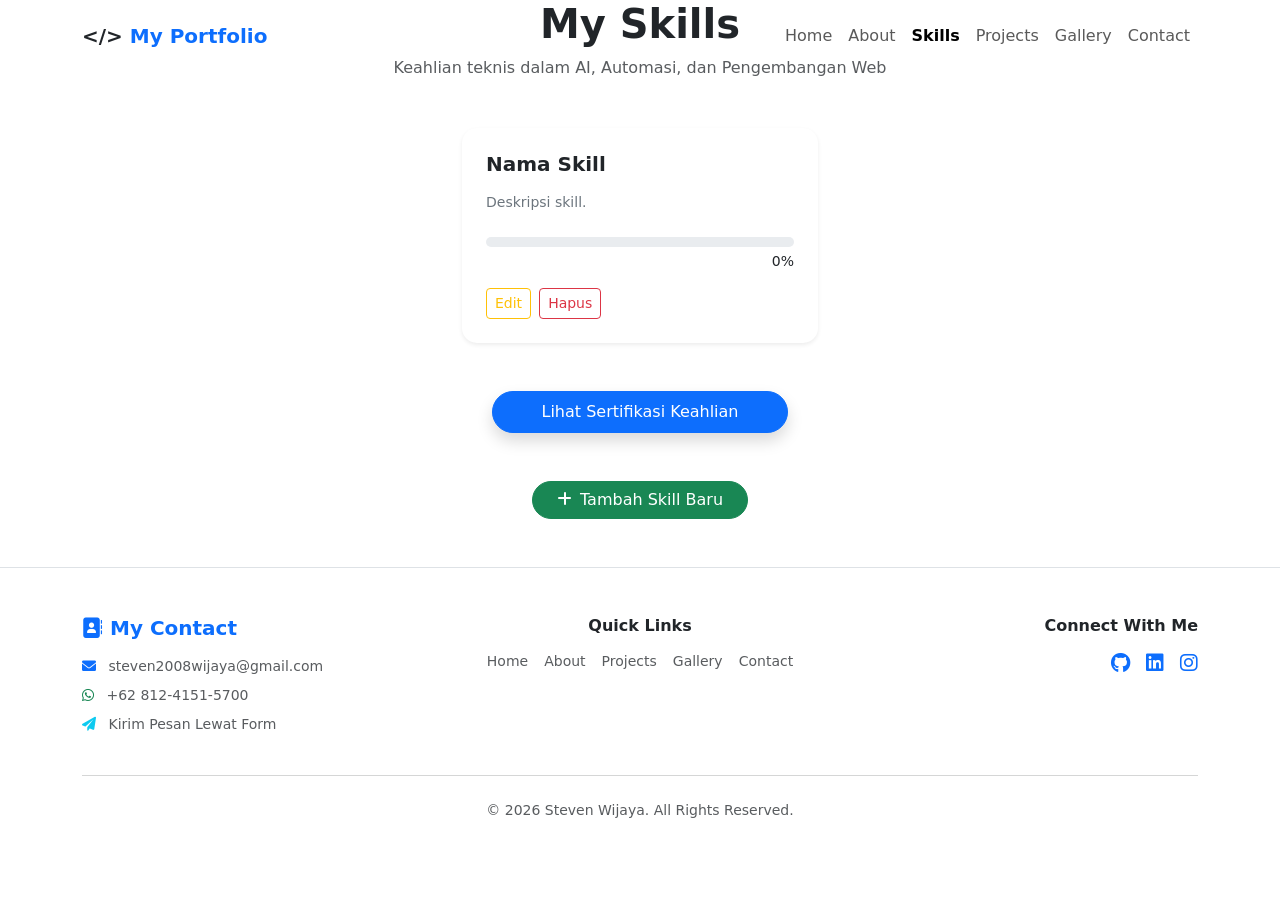
<file: demo/src/main/resources/templates/Skills.html>
<!DOCTYPE html>
<html lang="en" xmlns:th="http://www.thymeleaf.org">
<head>
    <meta charset="UTF-8">
    <meta name="viewport" content="width=device-width, initial-scale=1.0">
    <title>Skills - Portofolio Steven Wijaya</title>
    <link href="https://cdn.jsdelivr.net/npm/bootstrap@5.3.0/dist/css/bootstrap.min.css" rel="stylesheet">
    <link href="https://fonts.googleapis.com/css2?family=Inter:wght@300;400;600;700&display=swap" rel="stylesheet">
    <link rel="stylesheet" href="https://cdnjs.cloudflare.com/ajax/libs/font-awesome/6.0.0/css/all.min.css">
    
    <link rel="stylesheet" th:href="@{/css/style.css}">
    
    <style>
        .skill-card {
            border: none;
            border-radius: 15px;
            transition: transform 0.3s ease, box-shadow 0.3s ease;
            background: white;
        }
        .skill-card:hover {
            transform: translateY(-10px);
            box-shadow: 0 10px 25px rgba(0,0,0,0.1);
        }
        .progress {
            height: 10px;
            border-radius: 5px;
        }
    </style>
</head>

<body>
    <nav class="navbar navbar-expand-lg navbar-light fixed-top p-3" id="main-nav">
        <div class="container">
            <a class="navbar-brand fw-bold text-primary" th:href="@{/}">
                <span class="text-dark">&lt;/&gt;</span> My Portfolio
            </a>

            <button class="navbar-toggler" type="button" data-bs-toggle="collapse" data-bs-target="#navbarNav">
                <span class="navbar-toggler-icon"></span>
            </button>

            <div class="collapse navbar-collapse justify-content-end" id="navbarNav">
                <ul class="navbar-nav">
                    <li class="nav-item"><a class="nav-link" th:href="@{/}">Home</a></li>
                    <li class="nav-item"><a class="nav-link" th:href="@{/about}">About</a></li>
                    <li class="nav-item"><a class="nav-link active fw-bold" th:href="@{/skills}">Skills</a></li>
                    <li class="nav-item"><a class="nav-link" th:href="@{/projects}">Projects</a></li>
                    <li class="nav-item"><a class="nav-link" th:href="@{/gallery}">Gallery</a></li>
                    <li class="nav-item"><a class="nav-link" th:href="@{/contact}">Contact</a></li>
                </ul>
            </div>
        </div>
    </nav>

    <main class="container">
        <div class="text-center mb-5">
            <h1 class="fw-bold">My Skills</h1>
            <p class="text-muted">Keahlian teknis dalam AI, Automasi, dan Pengembangan Web</p>
        </div>

        <div class="row g-4 justify-content-center">
            <div class="col-md-6 col-lg-4" th:each="skill : ${listSkills}">
                <div class="card skill-card h-100 p-4 shadow-sm">
                    <div class="d-flex align-items-center mb-3">
                        <i th:class="${skill.iconClass} + ' fa-3x me-3'"></i>
                        <h5 class="fw-bold mb-0" th:text="${skill.nama}">Nama Skill</h5>
                    </div>
                    <p class="text-secondary small" th:text="${skill.deskripsi}">Deskripsi skill.</p>
                    <div class="progress mt-2">
                        <div th:class="'progress-bar ' + ${skill.colorClass}" 
                            role="progressbar" 
                            th:style="'width: ' + ${skill.persentase} + '%'"></div>
                    </div>
                    <span class="text-end small mt-1" th:text="${skill.persentase} + '%'">0%</span>
                    
                    <div class="mt-3 d-flex gap-2">
                        <a th:href="@{/skills/edit/{id}(id=${skill.id})}" class="btn btn-sm btn-outline-warning">Edit</a>
                        <a th:href="@{/skills/delete/{id}(id=${skill.id})}" 
                        class="btn btn-sm btn-outline-danger" 
                        onclick="return confirm('Yakin ingin menghapus skill ini?')">
                        Hapus
                        </a>
                    </div>
                </div>
            </div>
            <div class="col-12 text-center mt-5">
                <button class="btn btn-primary px-5 py-2 rounded-pill shadow" data-bs-toggle="modal" data-bs-target="#certModal">
                    Lihat Sertifikasi Keahlian
                </button>
            </div>
        </div>

        <div class="text-center mt-5">
            <a th:href="@{/skills/add}" class="btn btn-success px-4 rounded-pill">
                <i class="fas fa-plus me-2"></i>Tambah Skill Baru
            </a>
        </div>
    </main>

    <div class="modal fade" id="certModal" tabindex="-1" aria-hidden="true">
        <div class="modal-dialog modal-dialog-centered">
            <div class="modal-content">
                <div class="modal-header">
                    <h5 class="modal-title fw-bold">Sertifikasi & Pelatihan</h5>
                    <button type="button" class="btn-close" data-bs-dismiss="modal" aria-label="Close"></button>
                </div>
                <div class="modal-body">
                    <ul class="list-group list-group-flush">
                        <li class="list-group-item"><i class="fas fa-check-circle text-success me-2"></i> Google Data Analytics Professional</li>
                        <li class="list-group-item"><i class="fas fa-check-circle text-success me-2"></i> Python for Data Science - Coursera</li>
                        <li class="list-group-item"><i class="fas fa-check-circle text-success me-2"></i> Automation Anywhere Certified</li>
                    </ul>
                </div>
                <div class="modal-footer">
                    <button type="button" class="btn btn-secondary" data-bs-dismiss="modal">Tutup</button>
                    <button type="button" class="btn btn-primary" onclick="alert('Terima kasih telah melihat detail sertifikat!')">Verifikasi</button>
                </div>
            </div>
        </div>
    </div>

    <footer class="bg-white border-top mt-5 py-5">
        <div class="container text-center text-md-start">
            <div class="row gy-4">
                <div class="col-md-4">
                    <h5 class="fw-bold mb-3 text-primary"><i class="fas fa-address-book me-2"></i>My Contact</h5>
                    <ul class="list-unstyled text-muted small">
                        <li class="mb-2"><i class="fas fa-envelope me-2 text-primary"></i> <a href="mailto:steven2008wijaya@gmail.com" class="text-decoration-none text-muted">steven2008wijaya@gmail.com</a></li>
                        <li class="mb-2"><i class="fab fa-whatsapp me-2 text-success"></i> <a href="https://wa.me/6281241515700" target="_blank" class="text-decoration-none text-muted">+62 812-4151-5700</a></li>
                        <li class="mb-2"><i class="fas fa-paper-plane me-2 text-info"></i> <a th:href="@{/contact}" class="text-decoration-none text-muted">Kirim Pesan Lewat Form</a></li>
                    </ul>
                </div>
                <div class="col-md-4 text-md-center">
                    <h6 class="fw-bold mb-3">Quick Links</h6>
                    <div class="d-flex flex-column flex-md-row justify-content-center gap-3">
                        <a th:href="@{/home}" class="text-decoration-none text-muted small">Home</a>
                        <a th:href="@{/about}" class="text-decoration-none text-muted small">About</a>
                        <a th:href="@{/project}" class="text-decoration-none text-muted small">Projects</a>
                        <a th:href="@{/gallery}" class="text-decoration-none text-muted small">Gallery</a>
                        <a th:href="@{/contact}" class="text-decoration-none text-muted small">Contact</a>
                    </div>
                </div>
                <div class="col-md-4 text-md-end">
                    <h6 class="fw-bold mb-3">Connect With Me</h6>
                    <div class="d-flex justify-content-md-end gap-3 text-primary">
                        <a href="https://github.com/StevenWijaya-2008" target="_blank" class="text-primary"><i class="fab fa-github fa-lg"></i></a>
                        <a href="https://www.linkedin.com/in/steven-wijaya-649a02406" target="_blank" class="text-primary"><i class="fab fa-linkedin fa-lg"></i></a>
                        <a href="https://instagram.com/vennn08" target="_blank" class="text-primary"><i class="fab fa-instagram fa-lg"></i></a>
                    </div>
                </div>
            </div>
            <hr class="my-4 text-muted opacity-25">
            <div class="text-center">
                <p class="small text-muted mb-0">© 2026 Steven Wijaya. All Rights Reserved.</p>
            </div>
        </div>
    </footer>

    <script src="https://cdn.jsdelivr.net/npm/bootstrap@5.3.0/dist/js/bootstrap.bundle.min.js"></script>
</body>
</html>
</file>
